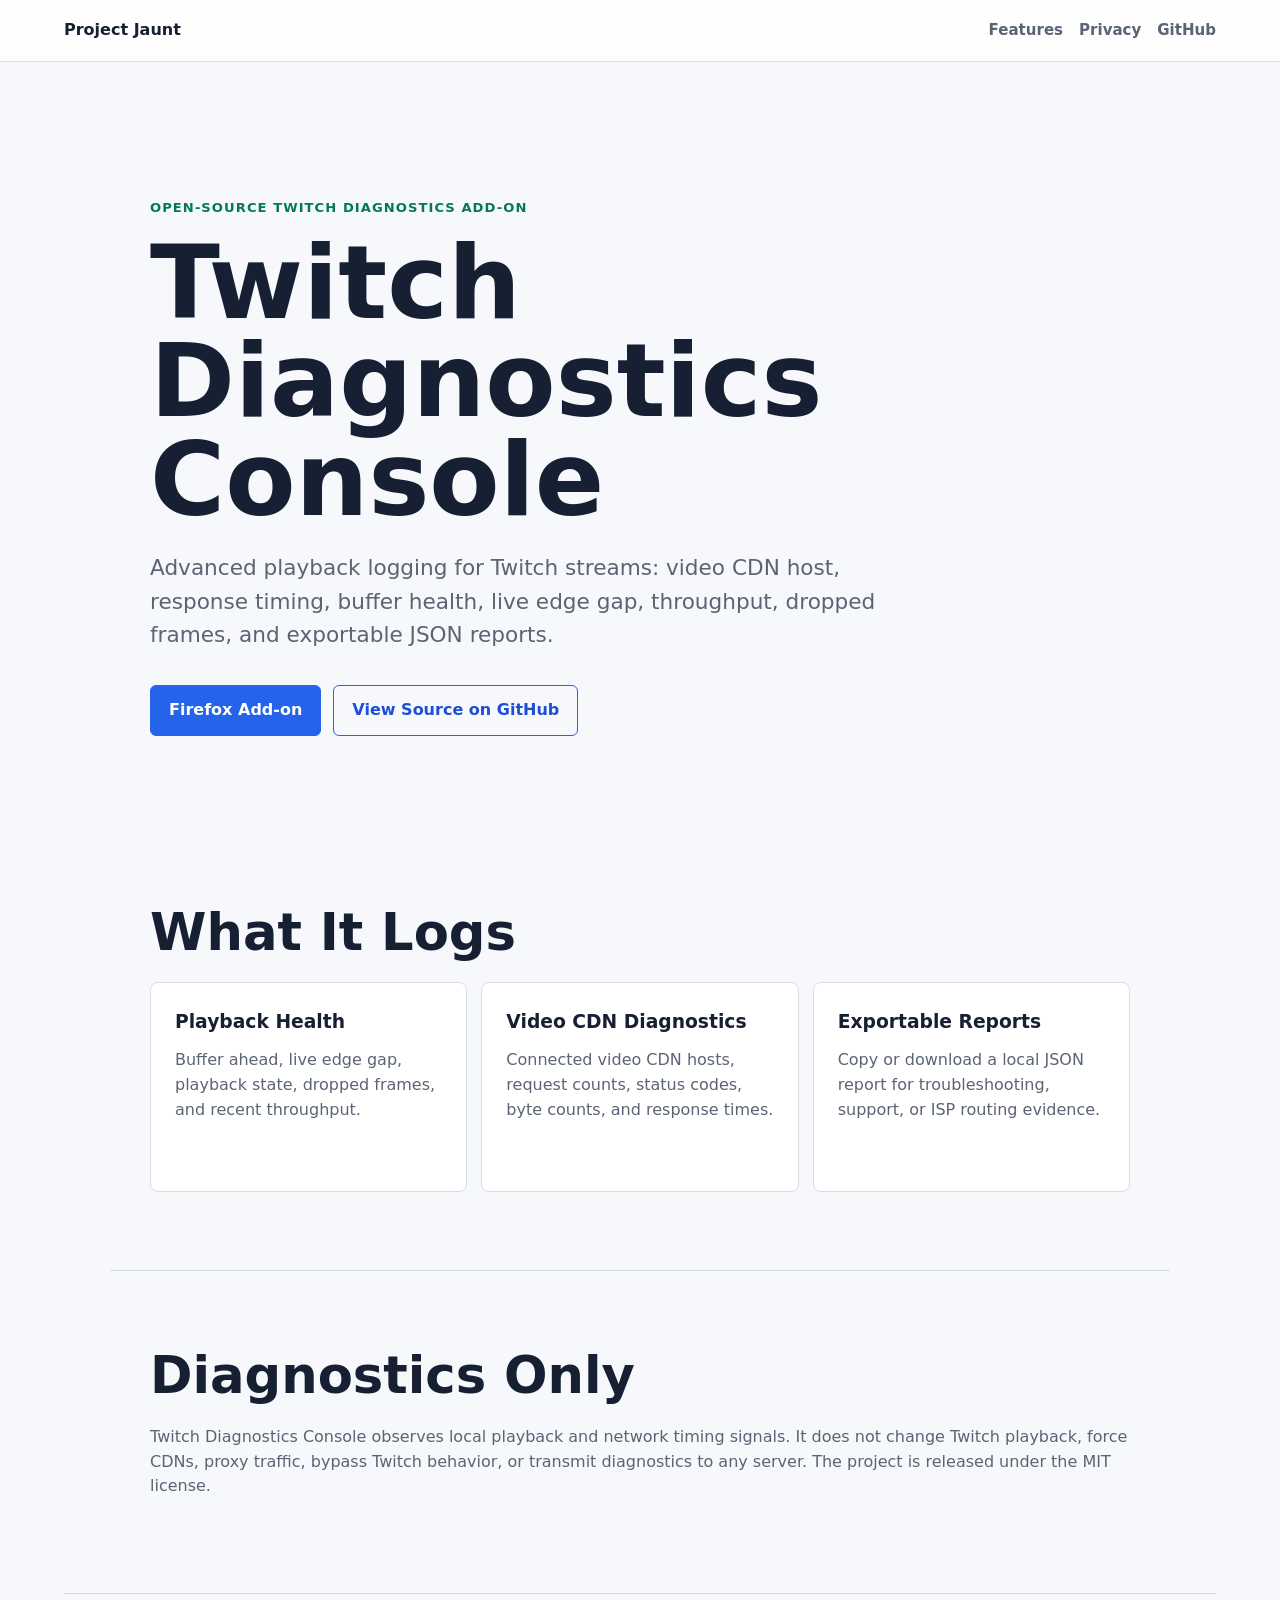
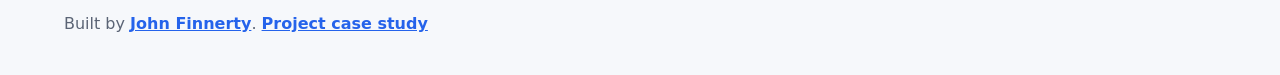
<file: docs/index.html>
<!doctype html>
<html lang="en">
  <head>
    <meta charset="utf-8">
    <meta name="viewport" content="width=device-width, initial-scale=1">
    <title>Twitch Diagnostics Console | Project Jaunt</title>
    <meta
      name="description"
      content="Twitch Diagnostics Console is an open-source Firefox, Chrome, and Edge add-on for advanced Twitch playback logging, CDN diagnostics, buffer health, latency, throughput, and exportable troubleshooting reports."
    >
    <meta name="author" content="John Finnerty">
    <meta name="google-site-verification" content="kWeZiirM1ef4F6U3CgtyEhqbqzg-VLc1Bpq5IhJUou8">
    <meta name="robots" content="index, follow">
    <link rel="canonical" href="https://johnfinnertynz.github.io/project-jaunt/">
    <meta property="og:title" content="Twitch Diagnostics Console">
    <meta
      property="og:description"
      content="Open-source browser add-on for Twitch playback diagnostics, CDN timing, buffer health, latency, throughput, and troubleshooting exports."
    >
    <meta property="og:type" content="website">
    <meta property="og:url" content="https://johnfinnertynz.github.io/project-jaunt/">
    <meta name="twitter:card" content="summary">
    <script type="application/ld+json">
      {
        "@context": "https://schema.org",
        "@type": "SoftwareApplication",
        "name": "Twitch Diagnostics Console",
        "alternateName": "Project Jaunt",
        "url": "https://johnfinnertynz.github.io/project-jaunt/",
        "description": "Open-source browser add-on for Twitch playback diagnostics, CDN timing, buffer health, latency, throughput, and troubleshooting exports.",
        "applicationCategory": "DeveloperApplication",
        "operatingSystem": "Chrome, Edge, Firefox",
        "creator": {
          "@type": "Person",
          "name": "John Finnerty",
          "url": "https://www.johnfinnerty.co.nz/",
          "sameAs": [
            "https://finnerty.me/",
            "https://github.com/johnfinnertynz"
          ]
        }
      }
    </script>
    <link rel="stylesheet" href="styles.css">
  </head>
  <body>
    <header class="site-header">
      <a class="brand" href="#top">Project Jaunt</a>
      <nav aria-label="Project links">
        <a href="#features">Features</a>
        <a href="#privacy">Privacy</a>
        <a href="https://github.com/johnfinnertynz/project-jaunt">GitHub</a>
      </nav>
    </header>

    <main id="top">
      <section class="hero">
        <p class="eyebrow">Open-source Twitch diagnostics add-on</p>
        <h1>Twitch Diagnostics Console</h1>
        <p>
          Advanced playback logging for Twitch streams: video CDN host, response timing,
          buffer health, live edge gap, throughput, dropped frames, and exportable JSON reports.
        </p>
        <div class="actions">
          <a class="button primary" href="https://addons.mozilla.org/firefox/addon/twitch-diagnostics-console/">Firefox Add-on</a>
          <a class="button secondary" href="https://github.com/johnfinnertynz/project-jaunt">View Source on GitHub</a>
        </div>
      </section>

      <section id="features" class="section">
        <h2>What It Logs</h2>
        <div class="grid">
          <article>
            <h3>Playback Health</h3>
            <p>Buffer ahead, live edge gap, playback state, dropped frames, and recent throughput.</p>
          </article>
          <article>
            <h3>Video CDN Diagnostics</h3>
            <p>Connected video CDN hosts, request counts, status codes, byte counts, and response times.</p>
          </article>
          <article>
            <h3>Exportable Reports</h3>
            <p>Copy or download a local JSON report for troubleshooting, support, or ISP routing evidence.</p>
          </article>
        </div>
      </section>

      <section id="privacy" class="section muted">
        <h2>Diagnostics Only</h2>
        <p>
          Twitch Diagnostics Console observes local playback and network timing signals. It does not
          change Twitch playback, force CDNs, proxy traffic, bypass Twitch behavior, or transmit
          diagnostics to any server. The project is released under the MIT license.
        </p>
      </section>
    </main>

    <footer class="project-footer">
      <p>
        Built by <a href="https://www.johnfinnerty.co.nz/">John Finnerty</a>.
        <a href="https://www.johnfinnerty.co.nz/projects/project-jaunt.html">Project case study</a>
      </p>
    </footer>
  </body>
</html>
</file>
<file: docs/styles.css>
:root {
  color-scheme: light;
  --bg: #f6f8fb;
  --panel: #ffffff;
  --ink: #172033;
  --muted: #5b6475;
  --line: #d8dde8;
  --accent: #2563eb;
  --accent-dark: #1d4ed8;
  --green: #047857;
}

* {
  box-sizing: border-box;
}

body {
  margin: 0;
  color: var(--ink);
  background: var(--bg);
  font-family: Inter, ui-sans-serif, system-ui, -apple-system, BlinkMacSystemFont, "Segoe UI", sans-serif;
  line-height: 1.55;
}

a {
  color: inherit;
}

.site-header {
  display: flex;
  align-items: center;
  justify-content: space-between;
  gap: 24px;
  padding: 18px clamp(18px, 5vw, 64px);
  border-bottom: 1px solid var(--line);
  background: rgba(255, 255, 255, 0.92);
}

.brand {
  font-weight: 800;
  text-decoration: none;
}

nav {
  display: flex;
  flex-wrap: wrap;
  gap: 16px;
  color: var(--muted);
  font-size: 0.94rem;
  font-weight: 700;
}

nav a {
  text-decoration: none;
}

nav a:hover,
nav a:focus-visible {
  color: var(--accent);
}

.hero {
  max-width: 1060px;
  margin: 0 auto;
  padding: clamp(64px, 11vw, 136px) clamp(18px, 5vw, 40px) clamp(48px, 8vw, 92px);
}

.eyebrow {
  margin: 0 0 16px;
  color: var(--green);
  font-size: 0.82rem;
  font-weight: 900;
  letter-spacing: 0.08em;
  text-transform: uppercase;
}

h1,
h2,
h3,
p {
  margin-top: 0;
}

h1 {
  max-width: 840px;
  margin-bottom: 22px;
  font-size: clamp(3rem, 8vw, 6.8rem);
  line-height: 0.96;
}

.hero p:not(.eyebrow) {
  max-width: 760px;
  color: var(--muted);
  font-size: clamp(1.12rem, 2vw, 1.35rem);
}

.actions {
  display: flex;
  flex-wrap: wrap;
  gap: 12px;
  margin-top: 34px;
}

.button {
  display: inline-flex;
  align-items: center;
  justify-content: center;
  min-height: 46px;
  padding: 12px 18px;
  border: 1px solid var(--accent);
  border-radius: 6px;
  font-weight: 800;
  text-decoration: none;
}

.button.primary {
  color: #ffffff;
  background: var(--accent);
}

.button.secondary {
  color: var(--accent-dark);
  background: transparent;
}

.section {
  max-width: 1060px;
  margin: 0 auto;
  padding: clamp(42px, 7vw, 78px) clamp(18px, 5vw, 40px);
}

.muted {
  border-top: 1px solid var(--line);
}

h2 {
  margin-bottom: 22px;
  font-size: clamp(2rem, 4vw, 3.2rem);
  line-height: 1.05;
}

.grid {
  display: grid;
  grid-template-columns: repeat(3, 1fr);
  gap: 14px;
}

article {
  min-height: 210px;
  padding: 24px;
  border: 1px solid var(--line);
  border-radius: 8px;
  background: var(--panel);
}

article h3 {
  margin-bottom: 12px;
}

article p,
.muted p {
  color: var(--muted);
}

.project-footer {
  padding: 0 clamp(22px, 5vw, 72px) 38px;
}

.project-footer p {
  max-width: 1180px;
  margin: 0 auto;
  padding-top: 18px;
  border-top: 1px solid var(--line);
  color: var(--muted);
}

.project-footer a {
  color: var(--accent);
  font-weight: 800;
}

@media (max-width: 760px) {
  .site-header {
    align-items: flex-start;
    flex-direction: column;
  }

  .grid {
    grid-template-columns: 1fr;
  }

  .actions,
  .button {
    width: 100%;
  }
}
</file>
